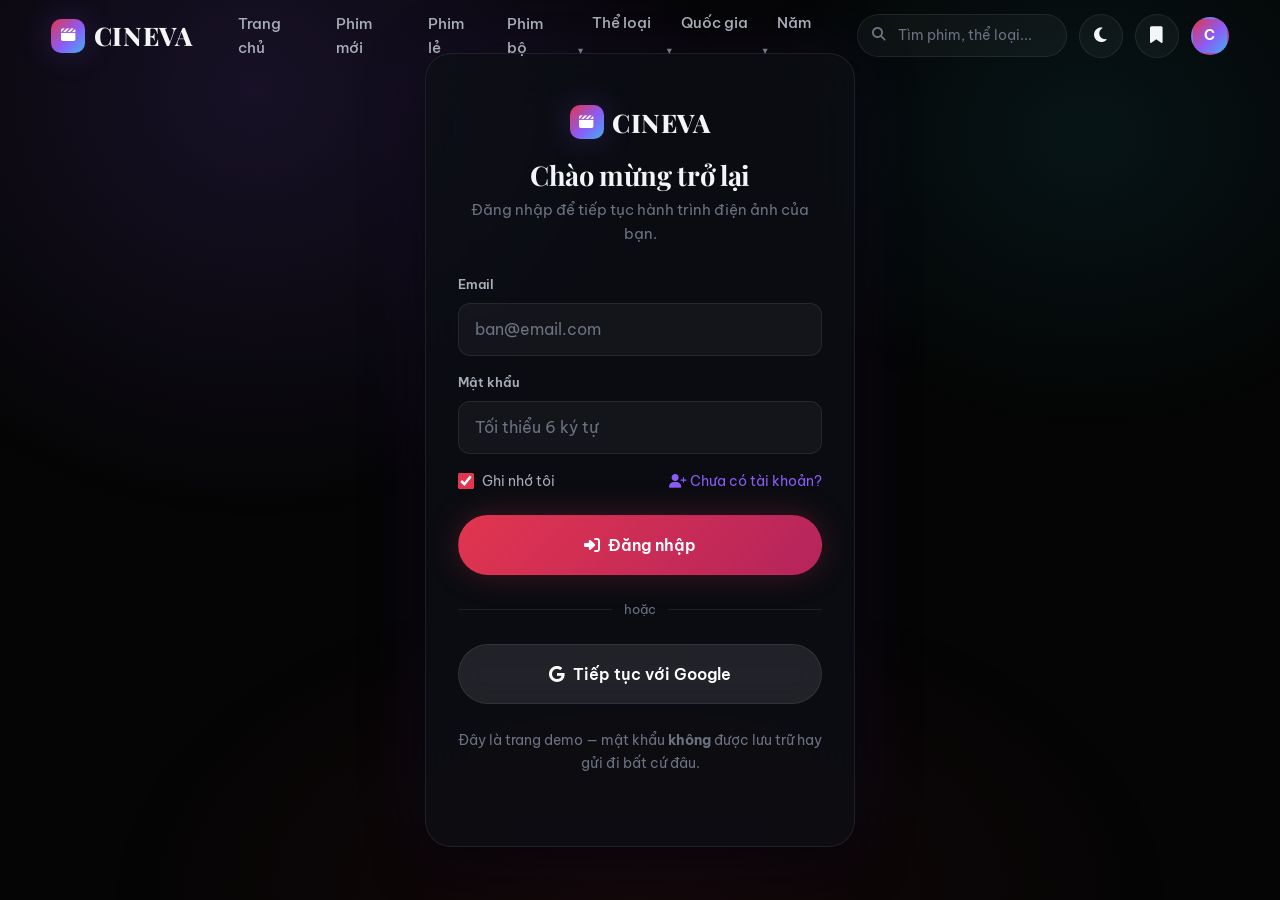
<file: index.html>
<!DOCTYPE html>
<html lang="vi" data-theme="dark">
<head>
  <meta charset="UTF-8">
  <meta name="viewport" content="width=device-width, initial-scale=1.0">
  <title>CINEVA — Xem Phim Online Chất Lượng Cao | Phim Mới, Phim Hay</title>
  <meta name="description" content="CINEVA - Nền tảng xem phim trực tuyến cao cấp. Kho phim lẻ, phim bộ đa dạng thể loại: hành động, viễn tưởng, hoạt hình, lãng mạn. Chất lượng 4K, hoàn toàn miễn phí.">
  <meta name="keywords" content="xem phim online, phim mới, phim hay, phim lẻ, phim bộ, CINEVA">
  <meta property="og:title" content="CINEVA — Xem Phim Online Chất Lượng Cao">
  <meta property="og:description" content="Kho phim lẻ, phim bộ đa dạng thể loại với trải nghiệm điện ảnh cao cấp.">
  <meta property="og:type" content="website">
  <meta property="og:locale" content="vi_VN">
  <link rel="icon" href="data:image/svg+xml,%3Csvg xmlns='http://www.w3.org/2000/svg' viewBox='0 0 64 64'%3E%3Cdefs%3E%3ClinearGradient id='g' x1='0' y1='0' x2='1' y2='1'%3E%3Cstop offset='0' stop-color='%23e2354f'/%3E%3Cstop offset='.5' stop-color='%238b5cf6'/%3E%3Cstop offset='1' stop-color='%2322d3ee'/%3E%3C/linearGradient%3E%3C/defs%3E%3Crect width='64' height='64' rx='14' fill='url(%23g)'/%3E%3Cpath d='M26 20l18 12-18 12z' fill='%23fff'/%3E%3C/svg%3E">
  <link rel="preconnect" href="https://fonts.googleapis.com">
  <link rel="preconnect" href="https://fonts.gstatic.com" crossorigin>
  <link href="https://fonts.googleapis.com/css2?family=Be+Vietnam+Pro:wght@300;400;500;600;700;800&family=Playfair+Display:wght@600;700;800;900&display=swap" rel="stylesheet">
  <link rel="stylesheet" href="https://cdnjs.cloudflare.com/ajax/libs/font-awesome/6.5.2/css/all.min.css">
  <link rel="stylesheet" href="assets/css/main.css">
  <link rel="stylesheet" href="assets/css/animations.css">
  <link rel="stylesheet" href="assets/css/responsive.css">
  <script src="assets/js/theme.js"></script>
</head>
<body data-page="home" class="page-fade">
  <div class="boot-screen" aria-hidden="true">
    <div class="boot-logo">CINEVA</div>
    <div class="boot-bar"><span></span></div>
  </div>

  <header class="site-header"></header>

  <main>
    <section class="hero" id="hero" aria-label="Phim nổi bật">
      <div class="hero-bg"><div class="skeleton sk-hero"></div></div>
    </section>
    <div id="home-sections"></div>
  </main>

  <footer class="site-footer"></footer>

  <script src="assets/js/movies.js"></script>
  <script src="assets/js/watchlist.js"></script>
  <script src="assets/js/history.js"></script>
  <script src="assets/js/app.js"></script>
  <script src="assets/js/search.js"></script>
</body>
</html>
</file>
<file: assets/css/main.css>
/* ============================================================
   CINEVA — Main Stylesheet
   Design System: Cinematic · Premium · Dark · Glassmorphism
   ============================================================ */

/* ---------- 1. Design Tokens ---------- */
:root {
  /* Backgrounds */
  --bg-0: #050505;
  --bg-1: #08090d;
  --bg-2: #0d1017;
  --bg-3: #131722;
  --surface: rgba(255, 255, 255, 0.04);
  --surface-hover: rgba(255, 255, 255, 0.08);
  --glass: rgba(13, 16, 23, 0.72);
  --glass-border: rgba(255, 255, 255, 0.08);

  /* Text */
  --text-1: #f4f5f7;
  --text-2: #a8adb8;
  --text-3: #6b7280;

  /* Accent */
  --crimson: #e2354f;
  --crimson-soft: #ff5c72;
  --purple: #8b5cf6;
  --blue: #3b82f6;
  --cyan: #22d3ee;
  --gold: #f5c518;
  --accent-grad: linear-gradient(135deg, #e2354f 0%, #8b5cf6 55%, #22d3ee 120%);
  --aurora: radial-gradient(60% 80% at 20% 10%, rgba(139, 92, 246, 0.14), transparent 60%),
            radial-gradient(50% 60% at 85% 15%, rgba(34, 211, 238, 0.08), transparent 55%),
            radial-gradient(70% 60% at 50% 100%, rgba(226, 53, 79, 0.07), transparent 60%);

  /* Typography */
  --font-display: "Playfair Display", Georgia, serif;
  --font-body: "Be Vietnam Pro", "Segoe UI", system-ui, sans-serif;

  /* Spacing scale */
  --sp-1: 0.25rem; --sp-2: 0.5rem; --sp-3: 0.75rem; --sp-4: 1rem;
  --sp-5: 1.5rem; --sp-6: 2rem; --sp-7: 3rem; --sp-8: 4rem; --sp-9: 6rem;

  /* Radius */
  --r-sm: 8px; --r-md: 12px; --r-lg: 18px; --r-xl: 26px; --r-full: 999px;

  /* Shadow & Glow */
  --shadow-card: 0 8px 30px rgba(0, 0, 0, 0.45);
  --shadow-lift: 0 18px 50px rgba(0, 0, 0, 0.6);
  --glow-crimson: 0 0 32px rgba(226, 53, 79, 0.25);
  --glow-purple: 0 0 32px rgba(139, 92, 246, 0.22);

  /* Motion */
  --ease: cubic-bezier(0.22, 1, 0.36, 1);
  --dur-1: 0.18s; --dur-2: 0.35s; --dur-3: 0.6s;

  /* Layout */
  --header-h: 72px;
  --container: 1440px;
  --gutter: clamp(1rem, 4vw, 3.5rem);
}

/* Light theme */
[data-theme="light"] {
  --bg-0: #f7f7f9;
  --bg-1: #ffffff;
  --bg-2: #eef0f4;
  --bg-3: #e4e7ee;
  --surface: rgba(0, 0, 0, 0.04);
  --surface-hover: rgba(0, 0, 0, 0.08);
  --glass: rgba(255, 255, 255, 0.82);
  --glass-border: rgba(0, 0, 0, 0.08);
  --text-1: #14161c;
  --text-2: #4b5260;
  --text-3: #8b93a3;
  --shadow-card: 0 8px 30px rgba(20, 22, 28, 0.1);
  --shadow-lift: 0 18px 50px rgba(20, 22, 28, 0.16);
}

/* ---------- 2. Reset & Base ---------- */
*, *::before, *::after { box-sizing: border-box; margin: 0; padding: 0; }

html { scroll-behavior: smooth; -webkit-text-size-adjust: 100%; }

body {
  font-family: var(--font-body);
  background: var(--bg-0);
  color: var(--text-1);
  line-height: 1.6;
  min-height: 100vh;
  overflow-x: hidden;
  transition: background-color var(--dur-3) var(--ease), color var(--dur-3) var(--ease);
}
body::before {
  content: "";
  position: fixed; inset: 0;
  background: var(--aurora);
  pointer-events: none;
  z-index: 0;
}

img, video { max-width: 100%; display: block; }
a { color: inherit; text-decoration: none; }
button { font: inherit; color: inherit; background: none; border: none; cursor: pointer; }
input, select, textarea { font: inherit; color: inherit; }
ul, ol { list-style: none; }

:focus-visible {
  outline: 2px solid var(--cyan);
  outline-offset: 3px;
  border-radius: 4px;
}

::selection { background: rgba(139, 92, 246, 0.4); color: #fff; }

/* Scrollbar */
::-webkit-scrollbar { width: 10px; height: 8px; }
::-webkit-scrollbar-track { background: var(--bg-1); }
::-webkit-scrollbar-thumb { background: #2a2f3d; border-radius: 5px; }
::-webkit-scrollbar-thumb:hover { background: #3b4152; }

.container {
  width: 100%;
  max-width: var(--container);
  margin-inline: auto;
  padding-inline: var(--gutter);
  position: relative;
  z-index: 1;
}

.visually-hidden {
  position: absolute; width: 1px; height: 1px;
  clip-path: inset(50%); overflow: hidden; white-space: nowrap;
}

main { position: relative; z-index: 1; }

/* ---------- 3. Typography ---------- */
h1, h2, h3, h4 { font-weight: 700; line-height: 1.2; letter-spacing: -0.01em; }
.display-title {
  font-family: var(--font-display);
  font-size: clamp(2.2rem, 5.5vw, 4.6rem);
  font-weight: 800;
  letter-spacing: -0.02em;
  line-height: 1.05;
}
.section-title {
  font-size: clamp(1.15rem, 2.2vw, 1.55rem);
  font-weight: 700;
  display: flex; align-items: center; gap: var(--sp-3);
}
.section-title::before {
  content: "";
  width: 4px; height: 1.35em;
  border-radius: 2px;
  background: var(--accent-grad);
  flex-shrink: 0;
}
.text-gradient {
  background: var(--accent-grad);
  -webkit-background-clip: text;
  background-clip: text;
  -webkit-text-fill-color: transparent;
  color: transparent;
}

/* ---------- 4. Buttons ---------- */
.btn {
  --btn-bg: var(--surface);
  display: inline-flex; align-items: center; justify-content: center;
  gap: var(--sp-2);
  padding: 0.8rem 1.7rem;
  border-radius: var(--r-full);
  font-weight: 600;
  font-size: 0.95rem;
  background: var(--btn-bg);
  border: 1px solid var(--glass-border);
  position: relative;
  overflow: hidden;
  transition: transform var(--dur-2) var(--ease), box-shadow var(--dur-2) var(--ease),
              background var(--dur-2) var(--ease), border-color var(--dur-2) var(--ease);
  white-space: nowrap;
  user-select: none;
}
.btn:hover { transform: translateY(-2px); background: var(--surface-hover); }
.btn:active { transform: translateY(0) scale(0.98); }

.btn-primary {
  background: linear-gradient(135deg, #e2354f, #b4245c);
  border-color: transparent;
  color: #fff;
  box-shadow: var(--glow-crimson);
}
.btn-primary:hover {
  background: linear-gradient(135deg, #ff4763, #cb2968);
  box-shadow: 0 0 44px rgba(226, 53, 79, 0.4);
}
.btn-glass {
  background: rgba(255, 255, 255, 0.09);
  backdrop-filter: blur(14px);
  -webkit-backdrop-filter: blur(14px);
  color: #fff;
}
.btn-glass:hover { background: rgba(255, 255, 255, 0.16); }
.btn-icon {
  width: 44px; height: 44px;
  padding: 0;
  border-radius: var(--r-full);
  display: inline-flex; align-items: center; justify-content: center;
  font-size: 1.05rem;
}
.btn-lg { padding: 1rem 2.3rem; font-size: 1.02rem; }

/* Ripple */
.ripple-ink {
  position: absolute;
  border-radius: 50%;
  background: rgba(255, 255, 255, 0.35);
  transform: scale(0);
  animation: ripple 0.55s var(--ease) forwards;
  pointer-events: none;
}

/* ---------- 5. Header ---------- */
.site-header {
  position: fixed;
  top: 0; left: 0; right: 0;
  z-index: 100;
  height: var(--header-h);
  display: flex; align-items: center;
  transition: background var(--dur-2) var(--ease), border-color var(--dur-2) var(--ease),
              backdrop-filter var(--dur-2) var(--ease);
  border-bottom: 1px solid transparent;
}
.site-header.scrolled {
  background: var(--glass);
  backdrop-filter: blur(20px) saturate(1.4);
  -webkit-backdrop-filter: blur(20px) saturate(1.4);
  border-bottom-color: var(--glass-border);
}
.header-inner {
  display: flex; align-items: center; gap: var(--sp-6);
  width: 100%;
}
.logo {
  font-family: var(--font-display);
  font-size: 1.6rem;
  font-weight: 800;
  letter-spacing: 0.02em;
  display: flex; align-items: center; gap: 0.55rem;
  flex-shrink: 0;
}
.logo-mark {
  width: 34px; height: 34px;
  border-radius: 10px;
  background: var(--accent-grad);
  display: inline-flex; align-items: center; justify-content: center;
  color: #fff; font-size: 0.9rem;
  box-shadow: var(--glow-purple);
}
.main-nav { display: flex; align-items: center; gap: 0.25rem; }
.main-nav a {
  padding: 0.5rem 0.9rem;
  border-radius: var(--r-full);
  font-size: 0.92rem;
  font-weight: 500;
  color: var(--text-2);
  transition: color var(--dur-1) ease, background var(--dur-1) ease;
}
.main-nav a:hover { color: var(--text-1); background: var(--surface); }
.main-nav a.active { color: var(--text-1); background: var(--surface-hover); }

/* Dropdown nav */
.nav-drop { position: relative; }
.nav-drop > a::after { content: " ▾"; font-size: 0.7em; opacity: 0.7; }
.nav-drop-menu {
  position: absolute; top: calc(100% + 10px); left: 0;
  min-width: 220px;
  background: var(--glass);
  backdrop-filter: blur(24px);
  -webkit-backdrop-filter: blur(24px);
  border: 1px solid var(--glass-border);
  border-radius: var(--r-lg);
  padding: var(--sp-2);
  display: grid; grid-template-columns: 1fr 1fr; gap: 2px;
  opacity: 0; visibility: hidden; transform: translateY(8px);
  transition: all var(--dur-2) var(--ease);
  box-shadow: var(--shadow-lift);
}
.nav-drop:hover .nav-drop-menu,
.nav-drop:focus-within .nav-drop-menu { opacity: 1; visibility: visible; transform: translateY(0); }
.nav-drop-menu a { display: block; padding: 0.5rem 0.8rem; border-radius: var(--r-sm); font-size: 0.88rem; }

.header-actions { display: flex; align-items: center; gap: var(--sp-3); margin-left: auto; }

/* Header search */
.header-search { position: relative; }
.header-search input {
  width: 210px;
  padding: 0.55rem 1rem 0.55rem 2.5rem;
  border-radius: var(--r-full);
  border: 1px solid var(--glass-border);
  background: var(--surface);
  color: var(--text-1);
  font-size: 0.9rem;
  transition: width var(--dur-2) var(--ease), background var(--dur-2), border-color var(--dur-2);
}
.header-search input:focus { width: 300px; outline: none; border-color: var(--purple); background: var(--bg-2); }
.header-search input::placeholder { color: var(--text-3); }
.header-search .search-ico {
  position: absolute; left: 0.95rem; top: 50%; transform: translateY(-50%);
  color: var(--text-3); pointer-events: none; font-size: 0.85rem;
}

/* Search suggestion dropdown */
.search-suggest {
  position: absolute; top: calc(100% + 10px); right: 0;
  width: min(420px, 92vw);
  max-height: 420px; overflow-y: auto;
  background: var(--glass);
  backdrop-filter: blur(24px);
  -webkit-backdrop-filter: blur(24px);
  border: 1px solid var(--glass-border);
  border-radius: var(--r-lg);
  box-shadow: var(--shadow-lift);
  padding: var(--sp-2);
  display: none;
  z-index: 110;
}
.search-suggest.open { display: block; animation: fadeSlideUp var(--dur-2) var(--ease); }
.suggest-item {
  display: flex; gap: var(--sp-3); align-items: center;
  padding: var(--sp-2);
  border-radius: var(--r-md);
  transition: background var(--dur-1);
}
.suggest-item:hover, .suggest-item:focus { background: var(--surface-hover); }
.suggest-item img { width: 46px; height: 66px; object-fit: cover; border-radius: 6px; flex-shrink: 0; }
.suggest-item .s-title { font-weight: 600; font-size: 0.92rem; }
.suggest-item .s-meta { font-size: 0.78rem; color: var(--text-3); }
.suggest-empty { padding: var(--sp-5); text-align: center; color: var(--text-3); font-size: 0.9rem; }

.avatar-btn {
  width: 38px; height: 38px;
  border-radius: var(--r-full);
  background: var(--accent-grad);
  display: inline-flex; align-items: center; justify-content: center;
  font-weight: 700; font-size: 0.85rem; color: #fff;
  border: 2px solid transparent;
  transition: box-shadow var(--dur-2), transform var(--dur-2);
  flex-shrink: 0;
}
.avatar-btn:hover { box-shadow: var(--glow-purple); transform: scale(1.06); }

.hamburger { display: none; }

/* Mobile drawer */
.mobile-drawer {
  position: fixed; inset: 0; z-index: 200;
  visibility: hidden;
}
.mobile-drawer.open { visibility: visible; }
.drawer-backdrop {
  position: absolute; inset: 0;
  background: rgba(0, 0, 0, 0.6);
  backdrop-filter: blur(4px);
  opacity: 0;
  transition: opacity var(--dur-2);
}
.mobile-drawer.open .drawer-backdrop { opacity: 1; }
.drawer-panel {
  position: absolute; top: 0; right: 0; bottom: 0;
  width: min(320px, 85vw);
  background: var(--bg-1);
  border-left: 1px solid var(--glass-border);
  padding: var(--sp-6) var(--sp-5);
  transform: translateX(100%);
  transition: transform var(--dur-2) var(--ease);
  overflow-y: auto;
}
.mobile-drawer.open .drawer-panel { transform: translateX(0); }
.drawer-panel nav a {
  display: flex; align-items: center; gap: var(--sp-3);
  padding: 0.85rem 1rem;
  border-radius: var(--r-md);
  font-weight: 500;
  color: var(--text-2);
  transition: background var(--dur-1), color var(--dur-1);
}
.drawer-panel nav a:hover, .drawer-panel nav a.active { background: var(--surface-hover); color: var(--text-1); }
.drawer-close { position: absolute; top: 1rem; right: 1rem; }

/* ---------- 6. Hero ---------- */
.hero {
  position: relative;
  min-height: clamp(560px, 92vh, 860px);
  display: flex; align-items: flex-end;
  overflow: hidden;
  isolation: isolate;
  perspective: 1200px;
}
.hero-bg {
  position: absolute; inset: 0; z-index: -2;
  transform-style: preserve-3d;
}
.hero-bg img {
  width: 100%; height: 100%;
  object-fit: cover;
  transform: scale(1.08);
  animation: heroKenBurns 14s var(--ease) infinite alternate;
  will-change: transform;
}
.hero-slide { position: absolute; inset: 0; opacity: 0; transition: opacity 0.9s var(--ease); }
.hero-slide.active { opacity: 1; }
.hero::after {
  content: "";
  position: absolute; inset: 0; z-index: -1;
  background:
    linear-gradient(to top, var(--bg-0) 4%, rgba(5, 5, 5, 0.55) 42%, rgba(5, 5, 5, 0.15) 75%),
    linear-gradient(to right, rgba(5, 5, 5, 0.88) 0%, rgba(5, 5, 5, 0.42) 45%, transparent 75%);
}
.hero-content {
  padding-bottom: clamp(3rem, 8vh, 6rem);
  padding-top: calc(var(--header-h) + 2rem);
  max-width: 640px;
}
.hero-eyebrow {
  display: inline-flex; align-items: center; gap: var(--sp-2);
  font-size: 0.78rem;
  font-weight: 700;
  letter-spacing: 0.22em;
  text-transform: uppercase;
  color: var(--crimson-soft);
  margin-bottom: var(--sp-4);
}
.hero-eyebrow::before { content: ""; width: 28px; height: 2px; background: var(--crimson); border-radius: 2px; }
.hero-meta {
  display: flex; flex-wrap: wrap; align-items: center; gap: var(--sp-3);
  margin: var(--sp-4) 0;
  font-size: 0.92rem;
  color: var(--text-2);
}
.hero-meta .dot { width: 4px; height: 4px; border-radius: 50%; background: var(--text-3); }
.rating-badge {
  display: inline-flex; align-items: center; gap: 0.35rem;
  padding: 0.2rem 0.65rem;
  border-radius: var(--r-full);
  background: rgba(245, 197, 24, 0.12);
  color: var(--gold);
  font-weight: 700;
  font-size: 0.86rem;
  border: 1px solid rgba(245, 197, 24, 0.25);
}
.hero-desc {
  color: var(--text-2);
  font-size: 1.02rem;
  max-width: 560px;
  display: -webkit-box;
  -webkit-line-clamp: 3;
  -webkit-box-orient: vertical;
  overflow: hidden;
  margin-bottom: var(--sp-6);
}
.hero-actions { display: flex; flex-wrap: wrap; gap: var(--sp-3); }
.hero-genres { display: flex; flex-wrap: wrap; gap: var(--sp-2); margin-top: var(--sp-2); }
.genre-chip {
  padding: 0.28rem 0.85rem;
  border-radius: var(--r-full);
  font-size: 0.8rem;
  font-weight: 500;
  background: rgba(255, 255, 255, 0.07);
  border: 1px solid var(--glass-border);
  color: var(--text-2);
  transition: all var(--dur-1);
  cursor: pointer;
  position: relative;
  z-index: 1;
}
.genre-chip:hover { background: var(--surface-hover); color: var(--text-1); border-color: var(--purple); }
.genre-chip.active {
  background: linear-gradient(135deg, rgba(226, 53, 79, 0.25), rgba(139, 92, 246, 0.25));
  color: #fff;
  border-color: var(--crimson);
  box-shadow: var(--glow-crimson);
}

/* Hero indicators */
.hero-dots {
  position: absolute;
  right: var(--gutter); bottom: 3rem;
  display: flex; flex-direction: column; gap: 12px;
  z-index: 2;
}
.hero-dots button {
  width: 4px; height: 26px;
  border-radius: 2px;
  background: rgba(255, 255, 255, 0.25);
  transition: all var(--dur-2) var(--ease);
  position: relative;
  overflow: hidden;
}
.hero-dots button::after {
  content: ""; position: absolute; left: 0; top: 0; bottom: 0;
  width: 100%; background: var(--crimson);
  transform: scaleY(0); transform-origin: top;
  transition: transform 0.3s var(--ease);
}
.hero-dots button.active {
  background: rgba(226, 53, 79, 0.18);
  height: 60px;
  box-shadow: var(--glow-crimson);
}
.hero-dots button.active::after {
  animation: heroProgress 7s linear forwards;
  transform: scaleY(0);
}
@keyframes heroProgress {
  from { transform: scaleY(0); }
  to { transform: scaleY(1); }
}
.hero-counter {
  position: absolute; right: var(--gutter); top: 50%;
  transform: translateY(-50%);
  z-index: 2;
  font-family: var(--font-display);
  font-size: clamp(3rem, 9vw, 6rem);
  font-weight: 800;
  color: rgba(255, 255, 255, 0.08);
  letter-spacing: -0.04em;
  pointer-events: none;
  line-height: 1;
  user-select: none;
  transition: opacity var(--dur-2) var(--ease);
}
.hero-counter small {
  display: block; font-size: 0.32em;
  letter-spacing: 0.18em;
  color: rgba(255, 255, 255, 0.18);
  margin-top: 0.6em;
  font-family: var(--font-body);
  font-weight: 600;
}

/* ---------- 7. Sections & Rails ---------- */
.section { padding-block: clamp(1.6rem, 3.5vw, 2.6rem); position: relative; z-index: 1; }
.section-head {
  display: flex; align-items: center; justify-content: space-between;
  gap: var(--sp-4);
  margin-bottom: var(--sp-5);
}
.section-link {
  font-size: 0.88rem; font-weight: 600;
  color: var(--text-3);
  display: inline-flex; align-items: center; gap: 6px;
  transition: color var(--dur-1), gap var(--dur-2) var(--ease);
}
.section-link:hover { color: var(--cyan); gap: 10px; }

.rail-wrap { position: relative; }
.rail {
  display: flex; gap: var(--sp-4);
  overflow-x: auto;
  scroll-snap-type: x mandatory;
  scroll-behavior: smooth;
  padding: 6px 4px 20px;
  scrollbar-width: none;
  -ms-overflow-style: none;
}
.rail::-webkit-scrollbar { display: none; }
.rail > * { scroll-snap-align: start; flex-shrink: 0; }

.rail-arrow {
  position: absolute; top: 40%;
  transform: translateY(-50%);
  z-index: 5;
  width: 44px; height: 44px;
  border-radius: var(--r-full);
  background: var(--glass);
  backdrop-filter: blur(16px);
  -webkit-backdrop-filter: blur(16px);
  border: 1px solid var(--glass-border);
  color: var(--text-1);
  display: flex; align-items: center; justify-content: center;
  opacity: 0;
  transition: opacity var(--dur-2), transform var(--dur-2) var(--ease), background var(--dur-1);
  box-shadow: var(--shadow-card);
}
.rail-wrap:hover .rail-arrow { opacity: 1; }
.rail-arrow:hover { background: var(--surface-hover); transform: translateY(-50%) scale(1.08); }
.rail-arrow.prev { left: -12px; }
.rail-arrow.next { right: -12px; }
.rail-arrow[disabled] { opacity: 0 !important; pointer-events: none; }

/* ---------- 8. Movie Card ---------- */
.movie-card {
  width: clamp(158px, 16vw, 218px);
  position: relative;
  border-radius: var(--r-lg);
  cursor: pointer;
  transition: transform var(--dur-2) var(--ease);
  transform-style: preserve-3d;
  will-change: transform;
  --card-glow: rgba(139, 92, 246, 0.4);
  --card-glow-2: rgba(226, 53, 79, 0.3);
}
.movie-card[data-genre="Action"]      { --card-glow: rgba(226, 53, 79, 0.5); --card-glow-2: rgba(245, 197, 24, 0.3); }
.movie-card[data-genre="Romance"]     { --card-glow: rgba(244, 114, 182, 0.45); --card-glow-2: rgba(139, 92, 246, 0.3); }
.movie-card[data-genre="Sci-Fi"]      { --card-glow: rgba(34, 211, 238, 0.5); --card-glow-2: rgba(139, 92, 246, 0.3); }
.movie-card[data-genre="Animation"]   { --card-glow: rgba(34, 197, 94, 0.45); --card-glow-2: rgba(251, 191, 36, 0.3); }
.movie-card[data-genre="Drama"]       { --card-glow: rgba(168, 85, 247, 0.5); --card-glow-2: rgba(34, 211, 238, 0.3); }
.movie-card[data-genre="Thriller"]    { --card-glow: rgba(220, 38, 38, 0.5); --card-glow-2: rgba(31, 41, 55, 0.4); }
.movie-card[data-genre="Horror"]      { --card-glow: rgba(127, 29, 29, 0.6); --card-glow-2: rgba(75, 85, 99, 0.4); }
.movie-card[data-genre="Comedy"]      { --card-glow: rgba(250, 204, 21, 0.5); --card-glow-2: rgba(34, 197, 94, 0.3); }
.movie-card[data-genre="Adventure"]   { --card-glow: rgba(245, 158, 11, 0.5); --card-glow-2: rgba(34, 211, 238, 0.3); }
.movie-card[data-genre="Mystery"]     { --card-glow: rgba(99, 102, 241, 0.5); --card-glow-2: rgba(168, 85, 247, 0.3); }
.movie-card:hover { transform: translateY(-8px); }
.movie-card::before {
  content: "";
  position: absolute; inset: -1px;
  border-radius: var(--r-lg);
  padding: 1.5px;
  background: linear-gradient(135deg, var(--card-glow), transparent 40%, var(--card-glow-2));
  -webkit-mask: linear-gradient(#000 0 0) content-box, linear-gradient(#000 0 0);
  -webkit-mask-composite: xor;
  mask-composite: exclude;
  opacity: 0;
  transition: opacity var(--dur-2) var(--ease);
  pointer-events: none;
}
.movie-card:hover::before { opacity: 1; }
.card-poster {
  position: relative;
  aspect-ratio: 2 / 3;
  border-radius: var(--r-lg);
  overflow: hidden;
  background: var(--bg-3);
  box-shadow: var(--shadow-card);
  transition: box-shadow var(--dur-2) var(--ease);
}
.movie-card:hover .card-poster {
  box-shadow:
    var(--shadow-lift),
    0 0 0 1px var(--card-glow),
    0 0 30px var(--card-glow-2);
}
.card-poster img {
  width: 100%; height: 100%;
  object-fit: cover;
  transition: transform 0.7s var(--ease), filter 0.5s var(--ease);
}
.movie-card:hover .card-poster img { transform: scale(1.09); }
/* Shine sweep khi hover */
.card-poster::after {
  content: "";
  position: absolute; inset: 0;
  background: linear-gradient(
    115deg,
    transparent 30%,
    rgba(255, 255, 255, 0.18) 45%,
    rgba(255, 255, 255, 0.32) 50%,
    rgba(255, 255, 255, 0.18) 55%,
    transparent 70%
  );
  transform: translateX(-110%);
  transition: transform 0.9s var(--ease);
  pointer-events: none;
  z-index: 4;
  mix-blend-mode: screen;
}
.movie-card:hover .card-poster::after { transform: translateX(110%); }

.card-badges {
  position: absolute; top: 10px; left: 10px; right: 10px;
  display: flex; justify-content: space-between;
  z-index: 2;
  pointer-events: none;
}
.badge {
  padding: 0.18rem 0.55rem;
  border-radius: 6px;
  font-size: 0.68rem;
  font-weight: 800;
  letter-spacing: 0.06em;
  backdrop-filter: blur(8px);
}
.badge-quality { background: rgba(255, 255, 255, 0.14); color: #fff; border: 1px solid rgba(255,255,255,0.2); }
.badge-new { background: linear-gradient(135deg, #e2354f, #b4245c); color: #fff; box-shadow: var(--glow-crimson); }
.badge-type { background: rgba(34, 211, 238, 0.16); color: var(--cyan); border: 1px solid rgba(34,211,238,0.3); }

.card-overlay {
  position: absolute; inset: 0;
  background: linear-gradient(to top, rgba(5, 5, 5, 0.92) 0%, rgba(5, 5, 5, 0.35) 55%, transparent 100%);
  opacity: 0;
  transition: opacity var(--dur-2) var(--ease);
  display: flex; flex-direction: column; justify-content: flex-end;
  padding: var(--sp-4);
  gap: var(--sp-3);
}
.movie-card:hover .card-overlay, .movie-card:focus-within .card-overlay { opacity: 1; }
.overlay-actions { display: flex; gap: var(--sp-2); }
.overlay-actions .btn-icon {
  width: 40px; height: 40px;
  background: rgba(255, 255, 255, 0.12);
  backdrop-filter: blur(10px);
  border: 1px solid rgba(255, 255, 255, 0.18);
  color: #fff;
  transform: translateY(12px);
  opacity: 0;
  transition: all var(--dur-2) var(--ease);
}
.movie-card:hover .overlay-actions .btn-icon,
.movie-card:focus-within .overlay-actions .btn-icon { transform: translateY(0); opacity: 1; }
.overlay-actions .btn-icon:nth-child(2) { transition-delay: 0.05s; }
.overlay-actions .btn-icon:nth-child(3) { transition-delay: 0.1s; }
.overlay-actions .btn-icon:hover { background: var(--crimson); border-color: var(--crimson); }
.overlay-actions .btn-icon.in-list { background: var(--purple); border-color: var(--purple); }
.overlay-genres { font-size: 0.75rem; color: var(--text-2); }

.card-info { padding: var(--sp-3) var(--sp-1) 0; }
.card-title {
  font-size: 0.95rem;
  font-weight: 600;
  white-space: nowrap; overflow: hidden; text-overflow: ellipsis;
  transition: color var(--dur-1);
}
.movie-card:hover .card-title { color: var(--crimson-soft); }
.card-meta {
  display: flex; align-items: center; gap: var(--sp-2);
  font-size: 0.8rem;
  color: var(--text-3);
  margin-top: 2px;
}
.card-meta .star { color: var(--gold); }

/* Progress bar (continue watching) */
.card-progress {
  position: absolute; left: 0; right: 0; bottom: 0;
  height: 4px;
  background: rgba(255, 255, 255, 0.15);
  z-index: 3;
}
.card-progress span {
  display: block; height: 100%;
  background: var(--accent-grad);
  border-radius: 0 2px 2px 0;
}

/* ---------- 9. Grid layout (browse / watchlist) ---------- */
.movie-grid {
  display: grid;
  grid-template-columns: repeat(auto-fill, minmax(168px, 1fr));
  gap: var(--sp-6) var(--sp-4);
}
.movie-grid .movie-card { width: 100%; }

/* ---------- 10. Filters ---------- */
.filter-bar {
  background: var(--glass);
  backdrop-filter: blur(20px) saturate(1.4);
  -webkit-backdrop-filter: blur(20px) saturate(1.4);
  border: 1px solid var(--glass-border);
  border-radius: var(--r-xl);
  padding: var(--sp-5);
  margin-bottom: var(--sp-6);
  box-shadow: var(--shadow-card);
  position: relative;
  overflow: hidden;
}
.filter-bar::before {
  content: "";
  position: absolute; inset: 0;
  background: linear-gradient(120deg,
    transparent 30%,
    rgba(139, 92, 246, 0.06) 50%,
    transparent 70%);
  animation: filterShine 8s ease-in-out infinite;
  pointer-events: none;
}
@keyframes filterShine {
  0%, 100% { transform: translateX(-100%); }
  50% { transform: translateX(100%); }
}
.filter-bar > * { position: relative; z-index: 1; }
.filter-row { display: flex; flex-wrap: wrap; gap: var(--sp-4); align-items: flex-end; }
.filter-group { display: flex; flex-direction: column; gap: var(--sp-2); min-width: 150px; flex: 1; }
.filter-group label {
  font-size: 0.78rem; font-weight: 700;
  letter-spacing: 0.08em; text-transform: uppercase;
  color: var(--text-3);
  display: inline-flex; align-items: center; gap: 6px;
  transition: color var(--dur-1);
}
.filter-group:focus-within label { color: var(--cyan); }
.filter-group label::before {
  content: "";
  width: 6px; height: 6px; border-radius: 50%;
  background: var(--text-3);
  transition: background var(--dur-2), box-shadow var(--dur-2);
}
.filter-group:focus-within label::before {
  background: var(--cyan);
  box-shadow: 0 0 8px var(--cyan);
}
.filter-group select, .filter-group input {
  padding: 0.7rem 0.9rem;
  border-radius: var(--r-md);
  background: var(--surface);
  border: 1px solid var(--glass-border);
  color: var(--text-1);
  transition: border-color var(--dur-2), background var(--dur-2), box-shadow var(--dur-2);
  appearance: none;
  background-image: url("data:image/svg+xml,%3Csvg xmlns='http://www.w3.org/2000/svg' width='10' height='6'%3E%3Cpath d='M1 1l4 4 4-4' stroke='%23a8adb8' fill='none' stroke-width='1.5'/%3E%3C/svg%3E");
  background-repeat: no-repeat;
  background-position: right 0.9rem center;
  cursor: pointer;
}
.filter-group select:hover, .filter-group input:hover { background: var(--surface-hover); }
.filter-group select:focus, .filter-group input:focus {
  outline: none;
  border-color: var(--cyan);
  box-shadow: 0 0 0 3px rgba(34, 211, 238, 0.15);
}
.filter-group option { background: var(--bg-2); color: var(--text-1); }
.filter-actions { display: flex; gap: var(--sp-3); }
.filter-actions .btn { transition: transform var(--dur-2) var(--ease), box-shadow var(--dur-2) var(--ease); }
.filter-actions .btn-primary:hover { transform: translateY(-2px) scale(1.04); }
.result-count {
  color: var(--text-3); font-size: 0.9rem;
  margin-bottom: var(--sp-4);
  display: inline-flex; align-items: center; gap: 6px;
  padding: 0.4rem 0.9rem;
  background: var(--surface);
  border-radius: var(--r-full);
  border: 1px solid var(--glass-border);
}
.result-count strong { color: var(--crimson-soft); font-weight: 700; }

/* Browse grid - card scale in */
.movie-grid { position: relative; }
.movie-grid::after {
  content: "";
  position: absolute; inset: 0;
  pointer-events: none;
}
.movie-grid .movie-card {
  animation: cardIn 0.6s var(--ease) backwards;
}
@keyframes cardIn {
  from { opacity: 0; transform: translateY(30px) scale(0.92); }
  to { opacity: 1; transform: translateY(0) scale(1); }
}
.movie-grid .movie-card:nth-child(1)  { animation-delay: 0.00s; }
.movie-grid .movie-card:nth-child(2)  { animation-delay: 0.04s; }
.movie-grid .movie-card:nth-child(3)  { animation-delay: 0.08s; }
.movie-grid .movie-card:nth-child(4)  { animation-delay: 0.12s; }
.movie-grid .movie-card:nth-child(5)  { animation-delay: 0.16s; }
.movie-grid .movie-card:nth-child(6)  { animation-delay: 0.20s; }
.movie-grid .movie-card:nth-child(7)  { animation-delay: 0.24s; }
.movie-grid .movie-card:nth-child(8)  { animation-delay: 0.28s; }
.movie-grid .movie-card:nth-child(9)  { animation-delay: 0.32s; }
.movie-grid .movie-card:nth-child(10) { animation-delay: 0.36s; }
.movie-grid .movie-card:nth-child(n+11) { animation-delay: 0.40s; }

/* ---------- 11. Detail page ---------- */
.detail-hero {
  position: relative;
  min-height: 78vh;
  display: flex; align-items: flex-end;
  isolation: isolate;
  overflow: hidden;
}
.detail-hero .hero-bg img { animation: none; transform: scale(1.02); }
.detail-hero::after {
  content: "";
  position: absolute; inset: 0; z-index: -1;
  background:
    linear-gradient(to top, var(--bg-0) 8%, rgba(5,5,5,0.6) 45%, rgba(5,5,5,0.2) 80%),
    linear-gradient(to right, rgba(5,5,5,0.85), rgba(5,5,5,0.3) 55%, transparent);
}
.detail-layout {
  display: flex; gap: var(--sp-7);
  align-items: flex-end;
  padding-block: var(--sp-7);
  padding-top: calc(var(--header-h) + 3rem);
}
.detail-poster {
  width: clamp(200px, 22vw, 300px);
  border-radius: var(--r-xl);
  overflow: hidden;
  box-shadow: var(--shadow-lift), 0 0 60px rgba(139, 92, 246, 0.15);
  flex-shrink: 0;
  border: 1px solid var(--glass-border);
}
.detail-poster img { aspect-ratio: 2/3; object-fit: cover; width: 100%; }
.detail-info { flex: 1; min-width: 0; }
.detail-sub { color: var(--text-3); font-size: 1.05rem; margin-top: var(--sp-2); font-style: italic; }
.detail-body { padding-block: var(--sp-7); display: grid; grid-template-columns: 1fr 340px; gap: var(--sp-7); }
.info-list { display: grid; gap: var(--sp-3); }
.info-list .row { display: grid; grid-template-columns: 110px 1fr; gap: var(--sp-3); font-size: 0.94rem; }
.info-list .row dt { color: var(--text-3); font-weight: 600; }
.info-list .row dd { color: var(--text-2); }
.detail-desc { color: var(--text-2); font-size: 1.02rem; line-height: 1.8; }
.side-card {
  background: var(--surface);
  border: 1px solid var(--glass-border);
  border-radius: var(--r-xl);
  padding: var(--sp-5);
}

/* Cast chips */
.cast-list { display: flex; flex-wrap: wrap; gap: var(--sp-2); }
.cast-chip {
  display: inline-flex; align-items: center; gap: var(--sp-2);
  padding: 0.35rem 0.9rem 0.35rem 0.4rem;
  border-radius: var(--r-full);
  background: var(--surface);
  border: 1px solid var(--glass-border);
  font-size: 0.85rem;
  color: var(--text-2);
}
.cast-chip .ava {
  width: 26px; height: 26px; border-radius: 50%;
  background: var(--accent-grad);
  display: inline-flex; align-items: center; justify-content: center;
  font-size: 0.65rem; font-weight: 700; color: #fff;
}

/* ---------- 12. Player ---------- */
.watch-layout { padding-top: calc(var(--header-h) + 1.5rem); padding-bottom: var(--sp-8); }
.player-shell {
  position: relative;
  border-radius: var(--r-xl);
  overflow: hidden;
  background: #000;
  box-shadow: var(--shadow-lift), 0 0 80px rgba(139, 92, 246, 0.12);
  aspect-ratio: 16 / 9;
  max-height: 78vh;
  margin-inline: auto;
}
.watch-layout.theater .player-shell {
  border-radius: 0;
  max-width: none;
  width: 100vw;
  margin-left: calc(50% - 50vw);
}
.player-shell video { width: 100%; height: 100%; object-fit: contain; background: #000; }

.player-ui {
  position: absolute; inset: 0;
  display: flex; flex-direction: column; justify-content: space-between;
  background: linear-gradient(to bottom, rgba(0,0,0,0.55), transparent 22%, transparent 72%, rgba(0,0,0,0.75));
  opacity: 1;
  transition: opacity var(--dur-2);
}
.player-shell.hide-ui .player-ui { opacity: 0; pointer-events: none; cursor: none; }
.player-top { padding: var(--sp-4) var(--sp-5); display: flex; align-items: center; gap: var(--sp-3); color: #fff; }
.player-top h1 { font-size: 1.05rem; font-weight: 600; }
.player-top .ep-label { color: rgba(255,255,255,0.6); font-size: 0.85rem; }

.player-center {
  position: absolute; inset: 0;
  display: flex; align-items: center; justify-content: center;
  pointer-events: none;
}
.big-play {
  width: 84px; height: 84px;
  border-radius: 50%;
  background: rgba(255, 255, 255, 0.12);
  backdrop-filter: blur(14px);
  border: 1px solid rgba(255, 255, 255, 0.25);
  color: #fff;
  font-size: 1.7rem;
  display: flex; align-items: center; justify-content: center;
  pointer-events: auto;
  transition: transform var(--dur-2) var(--ease), background var(--dur-1);
  box-shadow: 0 0 60px rgba(0,0,0,0.4);
}
.big-play:hover { transform: scale(1.1); background: rgba(226, 53, 79, 0.85); }
.player-shell.playing .big-play { opacity: 0; pointer-events: none; }

.player-bottom { padding: 0 var(--sp-5) var(--sp-4); color: #fff; }
.seek-row { display: flex; align-items: center; gap: var(--sp-3); margin-bottom: var(--sp-2); }
.time-label { font-size: 0.78rem; font-variant-numeric: tabular-nums; color: rgba(255,255,255,0.75); min-width: 44px; }

.seek-bar {
  --seek-fill: 0%;
  --buffer-fill: 0%;
  flex: 1;
  height: 18px;
  display: flex; align-items: center;
  cursor: pointer;
  position: relative;
}
.seek-track {
  width: 100%; height: 4px;
  border-radius: 2px;
  background: rgba(255, 255, 255, 0.2);
  position: relative;
  overflow: visible;
  transition: height var(--dur-1);
}
.seek-bar:hover .seek-track { height: 7px; }
.seek-buffer { position: absolute; inset: 0; width: var(--buffer-fill); background: rgba(255,255,255,0.3); border-radius: 2px; }
.seek-fill {
  position: absolute; inset: 0;
  width: var(--seek-fill);
  background: var(--accent-grad);
  border-radius: 2px;
}
.seek-thumb {
  position: absolute; top: 50%;
  left: var(--seek-fill);
  width: 14px; height: 14px;
  border-radius: 50%;
  background: #fff;
  transform: translate(-50%, -50%) scale(0);
  transition: transform var(--dur-1);
  box-shadow: 0 0 12px rgba(226, 53, 79, 0.7);
}
.seek-bar:hover .seek-thumb { transform: translate(-50%, -50%) scale(1); }

.controls-row { display: flex; align-items: center; gap: var(--sp-2); }
.pc-btn {
  width: 42px; height: 42px;
  border-radius: var(--r-md);
  display: inline-flex; align-items: center; justify-content: center;
  color: rgba(255, 255, 255, 0.85);
  font-size: 1.05rem;
  transition: background var(--dur-1), color var(--dur-1), transform var(--dur-1);
}
.pc-btn:hover { background: rgba(255, 255, 255, 0.12); color: #fff; transform: scale(1.05); }
.pc-btn.active { color: var(--cyan); }
.controls-spacer { flex: 1; }

.volume-wrap { display: flex; align-items: center; gap: var(--sp-1); }
.volume-slider {
  width: 0; overflow: hidden;
  transition: width var(--dur-2) var(--ease);
  display: flex; align-items: center;
}
.volume-wrap:hover .volume-slider, .volume-slider:focus-within { width: 84px; }
.volume-slider input[type="range"] {
  width: 76px;
  accent-color: var(--crimson);
  cursor: pointer;
}

/* Settings popover */
.player-pop {
  position: absolute; bottom: 64px; right: var(--sp-5);
  min-width: 190px;
  background: rgba(13, 16, 23, 0.92);
  backdrop-filter: blur(20px);
  border: 1px solid var(--glass-border);
  border-radius: var(--r-lg);
  padding: var(--sp-2);
  display: none;
  z-index: 10;
  box-shadow: var(--shadow-lift);
}
.player-pop.open { display: block; animation: fadeSlideUp var(--dur-2) var(--ease); }
.pop-title { font-size: 0.72rem; letter-spacing: 0.1em; text-transform: uppercase; color: var(--text-3); padding: var(--sp-2) var(--sp-3); }
.pop-item {
  display: flex; justify-content: space-between; align-items: center;
  width: 100%;
  padding: 0.55rem 0.85rem;
  border-radius: var(--r-sm);
  font-size: 0.88rem;
  color: rgba(255,255,255,0.85);
  transition: background var(--dur-1);
  text-align: left;
}
.pop-item:hover { background: rgba(255, 255, 255, 0.08); }
.pop-item.active { color: var(--cyan); }
.pop-item.active::after { content: "✓"; }

/* Video error overlay — hiển thị khi tất cả nguồn lỗi */
.video-error {
  position: absolute; inset: 0;
  z-index: 20;
  display: none;
  flex-direction: column;
  align-items: center; justify-content: center;
  gap: var(--sp-4);
  padding: var(--sp-6);
  text-align: center;
  background: linear-gradient(135deg, rgba(5,5,5,0.92), rgba(13,16,23,0.95));
  backdrop-filter: blur(20px);
  -webkit-backdrop-filter: blur(20px);
  color: #fff;
  animation: fadeSlideUp var(--dur-2) var(--ease);
}
.video-error[style*="display: flex"] { display: flex !important; }
.video-error i {
  font-size: 3rem;
  color: var(--crimson-soft);
  filter: drop-shadow(0 0 18px rgba(226, 53, 79, 0.5));
}
.video-error h3 {
  font-family: var(--font-display);
  font-size: clamp(1.2rem, 3vw, 1.8rem);
  font-weight: 700;
  margin: 0;
}
.video-error p {
  max-width: 480px;
  color: rgba(255, 255, 255, 0.75);
  font-size: 0.95rem;
  line-height: 1.6;
  margin: 0;
}
.video-error .video-error-actions {
  display: flex; flex-wrap: wrap; gap: var(--sp-3); justify-content: center;
  margin-top: var(--sp-2);
}
@media (max-width: 600px) {
  .video-error i { font-size: 2.2rem; }
  .video-error { padding: var(--sp-5); }
}

/* Episode panel */
.episode-panel { margin-top: var(--sp-6); }
.season-tabs { display: flex; gap: var(--sp-2); margin-bottom: var(--sp-4); flex-wrap: wrap; }
.season-tab {
  padding: 0.55rem 1.3rem;
  border-radius: var(--r-full);
  border: 1px solid var(--glass-border);
  background: var(--surface);
  font-weight: 600; font-size: 0.9rem;
  color: var(--text-2);
  transition: all var(--dur-1);
}
.season-tab.active { background: var(--accent-grad); color: #fff; border-color: transparent; }
.episode-grid {
  display: grid;
  grid-template-columns: repeat(auto-fill, minmax(72px, 1fr));
  gap: var(--sp-2);
}
.ep-btn {
  aspect-ratio: 16/10;
  border-radius: var(--r-md);
  background: var(--surface);
  border: 1px solid var(--glass-border);
  font-weight: 600;
  color: var(--text-2);
  display: flex; flex-direction: column; align-items: center; justify-content: center;
  gap: 2px;
  transition: all var(--dur-1);
  font-size: 0.9rem;
}
.ep-btn small { font-size: 0.65rem; color: var(--text-3); font-weight: 500; }
.ep-btn:hover { border-color: var(--purple); color: var(--text-1); background: var(--surface-hover); }
.ep-btn.active {
  background: linear-gradient(135deg, rgba(226,53,79,0.25), rgba(139,92,246,0.25));
  border-color: var(--crimson);
  color: #fff;
  box-shadow: var(--glow-crimson);
}
.ep-nav { display: flex; gap: var(--sp-3); margin-top: var(--sp-4); }

/* ---------- 13. Page hero (sub pages) ---------- */
.page-hero {
  padding-top: calc(var(--header-h) + clamp(2rem, 6vw, 4rem));
  padding-bottom: clamp(1.5rem, 4vw, 3rem);
  position: relative; z-index: 1;
}
.page-hero p { color: var(--text-3); margin-top: var(--sp-2); max-width: 560px; }

/* ---------- 14. Empty states ---------- */
.empty-state {
  text-align: center;
  padding: var(--sp-9) var(--sp-5);
  color: var(--text-3);
}
.empty-state .empty-ico {
  width: 88px; height: 88px;
  margin: 0 auto var(--sp-5);
  border-radius: var(--r-xl);
  background: var(--surface);
  border: 1px solid var(--glass-border);
  display: flex; align-items: center; justify-content: center;
  font-size: 2rem;
  color: var(--text-3);
}
.empty-state h3 { color: var(--text-1); margin-bottom: var(--sp-2); font-size: 1.25rem; }
.empty-state .btn { margin-top: var(--sp-5); }

/* ---------- 15. Toast ---------- */
.toast-stack {
  position: fixed;
  bottom: calc(env(safe-area-inset-bottom, 0px) + 84px);
  left: 50%; transform: translateX(-50%);
  z-index: 500;
  display: flex; flex-direction: column; gap: var(--sp-2);
  pointer-events: none;
  width: min(380px, 92vw);
}
.toast {
  display: flex; align-items: center; gap: var(--sp-3);
  padding: 0.85rem 1.2rem;
  border-radius: var(--r-lg);
  background: var(--glass);
  backdrop-filter: blur(24px);
  -webkit-backdrop-filter: blur(24px);
  border: 1px solid var(--glass-border);
  box-shadow: var(--shadow-lift);
  font-size: 0.9rem;
  animation: toastIn var(--dur-2) var(--ease);
}
.toast.leaving { animation: toastOut var(--dur-2) var(--ease) forwards; }
.toast .t-ico { font-size: 1rem; flex-shrink: 0; }
.toast.success .t-ico { color: #34d399; }
.toast.info .t-ico { color: var(--cyan); }
.toast.error .t-ico { color: var(--crimson-soft); }

/* ---------- 16. Modal ---------- */
.modal {
  position: fixed; inset: 0; z-index: 400;
  display: none;
  align-items: center; justify-content: center;
  padding: var(--sp-4);
}
.modal.open { display: flex; }
.modal-backdrop {
  position: absolute; inset: 0;
  background: rgba(0, 0, 0, 0.7);
  backdrop-filter: blur(6px);
  animation: fadeIn var(--dur-2);
}
.modal-box {
  position: relative;
  width: min(880px, 100%);
  background: var(--bg-1);
  border: 1px solid var(--glass-border);
  border-radius: var(--r-xl);
  box-shadow: var(--shadow-lift);
  overflow: hidden;
  animation: modalIn var(--dur-3) var(--ease);
  max-height: 90vh;
  overflow-y: auto;
}
.modal-box .modal-close {
  position: absolute; top: 0.9rem; right: 0.9rem; z-index: 5;
  background: rgba(0,0,0,0.45);
  backdrop-filter: blur(8px);
  color: #fff;
}
.trailer-frame { aspect-ratio: 16/9; background: #000; }
.trailer-frame video { width: 100%; height: 100%; }

/* ---------- 17. Skeleton loading ---------- */
.skeleton {
  position: relative;
  overflow: hidden;
  background:
    linear-gradient(135deg,
      var(--bg-3) 0%,
      rgba(139, 92, 246, 0.12) 35%,
      rgba(34, 211, 238, 0.12) 65%,
      var(--bg-3) 100%);
  background-size: 250% 250%;
  border-radius: var(--r-lg);
  animation: skAurora 6s ease infinite;
}
@keyframes skAurora {
  0%, 100% { background-position: 0% 0%; }
  50% { background-position: 100% 100%; }
}
.skeleton::after {
  content: "";
  position: absolute; inset: 0;
  background: linear-gradient(90deg,
    transparent 0%,
    rgba(255, 255, 255, 0.04) 40%,
    rgba(255, 255, 255, 0.18) 50%,
    rgba(255, 255, 255, 0.04) 60%,
    transparent 100%);
  animation: shimmer 1.8s infinite;
}
.sk-card { width: clamp(158px, 16vw, 218px); flex-shrink: 0; }
.sk-poster { aspect-ratio: 2/3; border-radius: var(--r-lg); }
.sk-line { height: 12px; border-radius: 6px; margin-top: 10px; }
.sk-line.short { width: 55%; }
.sk-hero {
  min-height: clamp(560px, 92vh, 860px); border-radius: 0;
  background:
    radial-gradient(60% 80% at 20% 30%, rgba(226, 53, 79, 0.2), transparent 60%),
    radial-gradient(50% 70% at 80% 60%, rgba(139, 92, 246, 0.25), transparent 60%),
    radial-gradient(70% 60% at 50% 100%, rgba(34, 211, 238, 0.15), transparent 60%),
    var(--bg-1);
  background-size: 250% 250%, 250% 250%, 250% 250%, 100% 100%;
  animation: skAurora 8s ease infinite;
}
.sk-hero::after {
  animation: shimmer 2.4s infinite;
  background: linear-gradient(90deg, transparent, rgba(255,255,255,0.1), transparent);
}

/* Initial loading screen */
.boot-screen {
  position: fixed; inset: 0;
  z-index: 1000;
  background:
    radial-gradient(50% 70% at 30% 40%, rgba(226, 53, 79, 0.18), transparent 60%),
    radial-gradient(60% 80% at 70% 60%, rgba(139, 92, 246, 0.22), transparent 60%),
    radial-gradient(60% 70% at 50% 100%, rgba(34, 211, 238, 0.14), transparent 60%),
    var(--bg-0);
  display: flex; flex-direction: column; align-items: center; justify-content: center;
  gap: var(--sp-5);
  transition: opacity 0.6s var(--ease), visibility 0.6s;
}
.boot-screen.done { opacity: 0; visibility: hidden; }
.boot-logo {
  font-family: var(--font-display);
  font-size: clamp(2rem, 6vw, 3.2rem); font-weight: 800;
  letter-spacing: 0.05em;
  background: var(--accent-grad);
  -webkit-background-clip: text;
  background-clip: text;
  -webkit-text-fill-color: transparent;
  color: transparent;
  animation: bootPulse 1.6s ease-in-out infinite;
  position: relative;
}
.boot-logo::after {
  content: "CINEVA";
  position: absolute; inset: 0;
  background: var(--accent-grad);
  -webkit-background-clip: text;
  background-clip: text;
  -webkit-text-fill-color: transparent;
  filter: blur(20px);
  opacity: 0.6;
  z-index: -1;
}
.boot-bar {
  width: 220px; height: 3px;
  background: var(--surface-hover);
  border-radius: 2px;
  overflow: hidden;
  position: relative;
}
.boot-bar span {
  display: block; height: 100%; width: 40%;
  background: linear-gradient(90deg, transparent, var(--crimson) 30%, var(--purple) 70%, transparent);
  background-size: 200% 100%;
  border-radius: 2px;
  animation: bootSlide 1.1s var(--ease) infinite;
}
.boot-orb {
  position: absolute; border-radius: 50%;
  filter: blur(40px);
  opacity: 0.6;
  pointer-events: none;
}
.boot-orb.a { width: 220px; height: 220px; background: var(--crimson); top: 20%; left: 15%; animation: orbFloat 4s ease-in-out infinite; }
.boot-orb.b { width: 280px; height: 280px; background: var(--purple); bottom: 15%; right: 10%; animation: orbFloat 5s ease-in-out infinite reverse; }
.boot-orb.c { width: 180px; height: 180px; background: var(--cyan); top: 60%; left: 60%; animation: orbFloat 6s ease-in-out infinite; }
@keyframes orbFloat {
  0%, 100% { transform: translate(0, 0) scale(1); }
  33% { transform: translate(20px, -30px) scale(1.1); }
  66% { transform: translate(-15px, 25px) scale(0.95); }
}

/* ---------- 18. Footer ---------- */
.site-footer {
  margin-top: var(--sp-8);
  border-top: 1px solid var(--glass-border);
  background:
    radial-gradient(80% 100% at 20% 0%, rgba(226, 53, 79, 0.12), transparent 55%),
    radial-gradient(70% 90% at 80% 20%, rgba(139, 92, 246, 0.14), transparent 55%),
    radial-gradient(60% 80% at 50% 100%, rgba(34, 211, 238, 0.08), transparent 60%),
    linear-gradient(to bottom, transparent, rgba(13, 16, 23, 0.85));
  padding: var(--sp-8) 0 calc(var(--sp-6) + 68px);
  position: relative; z-index: 1;
  overflow: hidden;
}
.site-footer::before {
  content: "";
  position: absolute; inset: 0;
  background-image:
    radial-gradient(circle at 12% 22%, rgba(255, 255, 255, 0.5) 0.5px, transparent 1.5px),
    radial-gradient(circle at 78% 60%, rgba(255, 255, 255, 0.5) 0.5px, transparent 1.5px),
    radial-gradient(circle at 40% 80%, rgba(255, 255, 255, 0.4) 0.5px, transparent 1.5px),
    radial-gradient(circle at 60% 30%, rgba(255, 255, 255, 0.4) 0.5px, transparent 1.5px);
  background-size: 220px 220px, 180px 180px, 260px 260px, 200px 200px;
  opacity: 0.45;
  pointer-events: none;
  animation: footerDrift 28s linear infinite;
}
@keyframes footerDrift {
  from { background-position: 0 0, 0 0, 0 0, 0 0; }
  to { background-position: 220px 220px, -180px 180px, 260px -260px, -200px 200px; }
}
.site-footer > .container { position: relative; z-index: 2; }
.footer-grid {
  display: grid;
  grid-template-columns: 2fr 1fr 1fr 1fr;
  gap: var(--sp-6);
  position: relative;
}
.footer-brand p { color: var(--text-3); font-size: 0.9rem; margin-top: var(--sp-3); max-width: 320px; }
.footer-brand .logo { font-size: 1.4rem; }
.footer-col h4 {
  font-size: 0.78rem; letter-spacing: 0.18em; text-transform: uppercase;
  color: var(--text-2); margin-bottom: var(--sp-4);
  position: relative; padding-left: 14px;
}
.footer-col h4::before {
  content: ""; position: absolute; left: 0; top: 50%;
  transform: translateY(-50%);
  width: 6px; height: 6px;
  border-radius: 50%;
  background: var(--crimson);
  box-shadow: 0 0 10px var(--crimson);
}
.footer-col a {
  display: block; padding: 0.35rem 0;
  color: var(--text-2); font-size: 0.9rem;
  transition: color var(--dur-1), transform var(--dur-1) var(--ease), padding-left var(--dur-2) var(--ease);
}
.footer-col a:hover { color: var(--cyan); transform: translateX(4px); padding-left: 4px; }
.footer-bottom {
  margin-top: var(--sp-7);
  padding-top: var(--sp-5);
  border-top: 1px solid var(--glass-border);
  display: flex; justify-content: space-between; align-items: center; gap: var(--sp-4);
  flex-wrap: wrap;
  color: var(--text-3); font-size: 0.84rem;
  position: relative;
}
.footer-bottom span { display: inline-flex; align-items: center; gap: 6px; }
.footer-socials { display: flex; gap: var(--sp-2); margin-top: var(--sp-4); }
.footer-socials a {
  width: 38px; height: 38px;
  display: inline-flex; align-items: center; justify-content: center;
  border-radius: var(--r-full);
  background: var(--surface);
  border: 1px solid var(--glass-border);
  color: var(--text-2);
  transition: all var(--dur-2) var(--ease);
}
.footer-socials a:hover {
  background: var(--accent-grad);
  color: #fff;
  transform: translateY(-4px) scale(1.08);
  box-shadow: var(--glow-purple);
  border-color: transparent;
}

/* ---------- 19. Bottom navigation (mobile) ---------- */
.bottom-nav {
  position: fixed;
  left: 0; right: 0; bottom: 0;
  z-index: 150;
  display: none;
  background: var(--glass);
  backdrop-filter: blur(24px) saturate(1.5);
  -webkit-backdrop-filter: blur(24px) saturate(1.5);
  border-top: 1px solid var(--glass-border);
  padding: 0.4rem 0 calc(0.4rem + env(safe-area-inset-bottom, 0px));
}
.bottom-nav ul { display: flex; justify-content: space-around; }
.bottom-nav a {
  display: flex; flex-direction: column; align-items: center; gap: 3px;
  padding: 0.4rem 0.9rem;
  font-size: 0.66rem;
  color: var(--text-3);
  border-radius: var(--r-md);
  transition: color var(--dur-1);
}
.bottom-nav a i { font-size: 1.15rem; }
.bottom-nav a.active { color: var(--crimson-soft); }
.bottom-nav a.active i { filter: drop-shadow(0 0 8px rgba(226, 53, 79, 0.6)); }

/* ---------- 20. Auth (login) ---------- */
.auth-page {
  min-height: 100vh;
  display: flex; align-items: center; justify-content: center;
  padding: var(--sp-5);
  position: relative; z-index: 1;
}
.auth-card {
  width: min(430px, 100%);
  background: var(--glass);
  backdrop-filter: blur(28px);
  -webkit-backdrop-filter: blur(28px);
  border: 1px solid var(--glass-border);
  border-radius: var(--r-xl);
  padding: var(--sp-7) var(--sp-6);
  box-shadow: var(--shadow-lift), 0 0 80px rgba(139, 92, 246, 0.1);
  animation: fadeSlideUp var(--dur-3) var(--ease);
}
.auth-card h1 { font-family: var(--font-display); font-size: 1.9rem; margin: var(--sp-4) 0 var(--sp-2); }
.auth-card > p { color: var(--text-3); font-size: 0.92rem; margin-bottom: var(--sp-5); }
.form-group { margin-bottom: var(--sp-4); }
.form-group label { display: block; font-size: 0.82rem; font-weight: 600; color: var(--text-2); margin-bottom: var(--sp-2); }
.form-control {
  width: 100%;
  padding: 0.8rem 1rem;
  border-radius: var(--r-md);
  background: var(--surface);
  border: 1px solid var(--glass-border);
  color: var(--text-1);
  transition: border-color var(--dur-1), box-shadow var(--dur-1);
}
.form-control:focus { outline: none; border-color: var(--purple); box-shadow: 0 0 0 3px rgba(139, 92, 246, 0.15); }
.form-control::placeholder { color: var(--text-3); }
.form-row { display: flex; justify-content: space-between; align-items: center; margin-bottom: var(--sp-5); font-size: 0.85rem; }
.form-row a { color: var(--cyan); }
.checkbox-wrap { display: flex; align-items: center; gap: var(--sp-2); color: var(--text-2); cursor: pointer; }
.checkbox-wrap input { accent-color: var(--crimson); width: 16px; height: 16px; cursor: pointer; }
.auth-divider {
  display: flex; align-items: center; gap: var(--sp-3);
  color: var(--text-3); font-size: 0.8rem;
  margin: var(--sp-5) 0;
}
.auth-divider::before, .auth-divider::after { content: ""; flex: 1; height: 1px; background: var(--glass-border); }
.field-error { color: var(--crimson-soft); font-size: 0.78rem; margin-top: 4px; display: none; }
.form-group.invalid .field-error { display: block; }
.form-group.invalid .form-control { border-color: var(--crimson); }

/* ---------- 21. Profile ---------- */
.profile-head {
  display: flex; align-items: center; gap: var(--sp-5);
  padding: var(--sp-6);
  background: var(--glass);
  backdrop-filter: blur(20px);
  border: 1px solid var(--glass-border);
  border-radius: var(--r-xl);
  margin-bottom: var(--sp-6);
  box-shadow: var(--shadow-card);
  flex-wrap: wrap;
}
.profile-ava {
  width: 92px; height: 92px;
  border-radius: 50%;
  background: var(--accent-grad);
  display: flex; align-items: center; justify-content: center;
  font-size: 2rem; font-weight: 800; color: #fff;
  box-shadow: var(--glow-purple);
  flex-shrink: 0;
}
.profile-head h1 { font-size: 1.6rem; }
.profile-head .p-email { color: var(--text-3); font-size: 0.92rem; }
.profile-stats { display: flex; gap: var(--sp-5); margin-left: auto; flex-wrap: wrap; }
.p-stat { text-align: center; }
.p-stat b { font-size: 1.5rem; display: block; }
.p-stat span { font-size: 0.78rem; color: var(--text-3); }

.settings-list { display: grid; gap: var(--sp-2); }
.setting-row {
  display: flex; align-items: center; justify-content: space-between;
  gap: var(--sp-4);
  padding: var(--sp-4) var(--sp-5);
  background: var(--surface);
  border: 1px solid var(--glass-border);
  border-radius: var(--r-lg);
}
.setting-row .s-label b { display: block; font-size: 0.95rem; }
.setting-row .s-label span { font-size: 0.82rem; color: var(--text-3); }

/* Theme switch */
.switch {
  position: relative;
  width: 52px; height: 28px;
  border-radius: var(--r-full);
  background: var(--surface-hover);
  border: 1px solid var(--glass-border);
  transition: background var(--dur-2);
  flex-shrink: 0;
}
.switch::after {
  content: "";
  position: absolute; top: 3px; left: 3px;
  width: 20px; height: 20px;
  border-radius: 50%;
  background: var(--text-2);
  transition: transform var(--dur-2) var(--ease), background var(--dur-2);
}
.switch[aria-checked="true"] { background: var(--purple); }
.switch[aria-checked="true"]::after { transform: translateX(24px); background: #fff; }

/* ---------- 22. History rows ---------- */
.history-list { display: grid; gap: var(--sp-3); }
.history-row {
  display: flex; gap: var(--sp-4); align-items: center;
  padding: var(--sp-3);
  background: var(--surface);
  border: 1px solid var(--glass-border);
  border-radius: var(--r-lg);
  transition: background var(--dur-1), transform var(--dur-2) var(--ease);
}
.history-row:hover { background: var(--surface-hover); transform: translateX(4px); }
.history-row img { width: 60px; height: 88px; object-fit: cover; border-radius: var(--r-sm); flex-shrink: 0; }
.history-row .h-info { flex: 1; min-width: 0; }
.history-row .h-title { font-weight: 600; white-space: nowrap; overflow: hidden; text-overflow: ellipsis; }
.history-row .h-time { font-size: 0.8rem; color: var(--text-3); margin-top: 2px; }
.h-progress {
  height: 5px; border-radius: 3px;
  background: var(--surface-hover);
  margin-top: var(--sp-2);
  overflow: hidden;
  max-width: 320px;
}
.h-progress span { display: block; height: 100%; background: var(--accent-grad); border-radius: 3px; }
.h-actions { display: flex; gap: var(--sp-2); flex-shrink: 0; }

/* ---------- 23. Admin ---------- */
.admin-layout { display: flex; min-height: 100vh; position: relative; z-index: 1; }
.admin-sidebar {
  width: 240px;
  flex-shrink: 0;
  background: var(--bg-1);
  border-right: 1px solid var(--glass-border);
  padding: var(--sp-5) var(--sp-3);
  position: sticky; top: 0;
  height: 100vh;
  display: flex; flex-direction: column;
  gap: var(--sp-2);
}
.admin-sidebar .logo { padding: 0 var(--sp-3) var(--sp-5); font-size: 1.3rem; }
.admin-nav-btn {
  display: flex; align-items: center; gap: var(--sp-3);
  width: 100%;
  padding: 0.75rem 1rem;
  border-radius: var(--r-md);
  color: var(--text-2);
  font-weight: 500;
  font-size: 0.92rem;
  transition: all var(--dur-1);
  text-align: left;
}
.admin-nav-btn:hover { background: var(--surface); color: var(--text-1); }
.admin-nav-btn.active {
  background: linear-gradient(135deg, rgba(226,53,79,0.18), rgba(139,92,246,0.18));
  color: var(--text-1);
  border-left: 3px solid var(--crimson);
}
.admin-main { flex: 1; padding: var(--sp-6); min-width: 0; }
.admin-topbar { display: flex; justify-content: space-between; align-items: center; margin-bottom: var(--sp-6); gap: var(--sp-4); flex-wrap: wrap; }
.admin-topbar h1 { font-size: 1.5rem; }

.stat-cards { display: grid; grid-template-columns: repeat(auto-fit, minmax(210px, 1fr)); gap: var(--sp-4); margin-bottom: var(--sp-6); }
.stat-card {
  padding: var(--sp-5);
  border-radius: var(--r-xl);
  background: var(--glass);
  border: 1px solid var(--glass-border);
  backdrop-filter: blur(16px);
  position: relative;
  overflow: hidden;
  box-shadow: var(--shadow-card);
}
.stat-card::before {
  content: "";
  position: absolute; top: -30px; right: -30px;
  width: 110px; height: 110px;
  border-radius: 50%;
  background: var(--sc-glow, rgba(139, 92, 246, 0.14));
  filter: blur(28px);
}
.stat-card .sc-value { font-size: 2rem; font-weight: 800; }
.stat-card .sc-label { color: var(--text-3); font-size: 0.85rem; }
.stat-card .sc-ico { position: absolute; top: var(--sp-4); right: var(--sp-4); font-size: 1.3rem; opacity: 0.6; }

.admin-table-wrap {
  background: var(--surface);
  border: 1px solid var(--glass-border);
  border-radius: var(--r-xl);
  overflow-x: auto;
}
.admin-table { width: 100%; border-collapse: collapse; min-width: 760px; }
.admin-table th {
  text-align: left;
  padding: var(--sp-4) var(--sp-4);
  font-size: 0.74rem;
  letter-spacing: 0.1em;
  text-transform: uppercase;
  color: var(--text-3);
  border-bottom: 1px solid var(--glass-border);
  cursor: pointer;
  user-select: none;
  white-space: nowrap;
}
.admin-table th:hover { color: var(--text-1); }
.admin-table td { padding: var(--sp-3) var(--sp-4); border-bottom: 1px solid var(--glass-border); font-size: 0.9rem; vertical-align: middle; }
.admin-table tr:last-child td { border-bottom: none; }
.admin-table tbody tr { transition: background var(--dur-1); }
.admin-table tbody tr:hover { background: var(--surface); }
.admin-table .t-poster { width: 42px; height: 60px; object-fit: cover; border-radius: 6px; }
.admin-table .t-title { font-weight: 600; }
.chart-bars { display: grid; gap: var(--sp-3); }
.chart-bar-row { display: grid; grid-template-columns: 110px 1fr 44px; align-items: center; gap: var(--sp-3); font-size: 0.85rem; }
.chart-bar-row .bar { height: 10px; border-radius: 5px; background: var(--surface-hover); overflow: hidden; }
.chart-bar-row .bar span { display: block; height: 100%; background: var(--accent-grad); border-radius: 5px; transition: width 0.8s var(--ease); }
.chart-bar-row .val { color: var(--text-3); text-align: right; }

.panel-card {
  background: var(--glass);
  border: 1px solid var(--glass-border);
  border-radius: var(--r-xl);
  padding: var(--sp-5);
  backdrop-filter: blur(16px);
  box-shadow: var(--shadow-card);
  margin-bottom: var(--sp-5);
}
.panel-card h3 { margin-bottom: var(--sp-4); font-size: 1.05rem; }
.form-grid { display: grid; grid-template-columns: repeat(auto-fit, minmax(230px, 1fr)); gap: var(--sp-4); }
.form-grid .full { grid-column: 1 / -1; }
textarea.form-control { resize: vertical; min-height: 90px; }

.admin-badge { padding: 0.15rem 0.6rem; border-radius: var(--r-full); font-size: 0.72rem; font-weight: 700; }
.admin-badge.movie { background: rgba(59, 130, 246, 0.15); color: var(--blue); }
.admin-badge.series { background: rgba(34, 211, 238, 0.15); color: var(--cyan); }

/* ---------- 24. Upload Zone ---------- */
.upload-zone {
  border: 2px dashed var(--glass-border);
  border-radius: var(--r-lg);
  padding: var(--sp-6) var(--sp-5);
  text-align: center;
  cursor: pointer;
  transition: all var(--dur-2) var(--ease);
  background: var(--surface);
  position: relative;
}
.upload-zone:hover, .upload-zone.drag-over {
  border-color: var(--purple);
  background: rgba(139, 92, 246, 0.08);
  box-shadow: 0 0 32px rgba(139, 92, 246, 0.12);
}
.upload-zone .upload-ico {
  width: 64px; height: 64px;
  margin: 0 auto var(--sp-3);
  border-radius: 50%;
  background: var(--accent-grad);
  display: flex; align-items: center; justify-content: center;
  font-size: 1.5rem; color: #fff;
  box-shadow: var(--glow-purple);
}
.upload-zone .upload-title {
  font-weight: 700; font-size: 1.05rem;
  margin-bottom: var(--sp-1);
}
.upload-zone .upload-hint {
  color: var(--text-3); font-size: 0.85rem;
}
.upload-zone input[type="file"] {
  position: absolute; inset: 0;
  opacity: 0; cursor: pointer;
}
.upload-preview {
  display: none;
  margin-top: var(--sp-4);
  padding: var(--sp-4);
  background: var(--surface);
  border: 1px solid var(--glass-border);
  border-radius: var(--r-md);
}
.upload-preview.visible { display: flex; align-items: center; gap: var(--sp-4); }
.upload-preview .up-thumb {
  width: 64px; height: 48px;
  border-radius: var(--r-sm);
  background: #000;
  display: flex; align-items: center; justify-content: center;
  font-size: 1.6rem; color: var(--text-2);
  flex-shrink: 0;
}
.upload-preview .up-info { flex: 1; min-width: 0; }
.upload-preview .up-name {
  font-weight: 600; font-size: 0.9rem;
  white-space: nowrap; overflow: hidden; text-overflow: ellipsis;
}
.upload-preview .up-size {
  font-size: 0.8rem; color: var(--text-3);
}
.upload-preview .up-remove {
  color: var(--crimson); font-size: 1.1rem;
  padding: var(--sp-2);
  border-radius: var(--r-full);
  transition: background var(--dur-1);
}
.upload-preview .up-remove:hover { background: rgba(226, 53, 79, 0.15); }
.upload-progress {
  display: none;
  margin-top: var(--sp-3);
  height: 5px;
  border-radius: 3px;
  background: var(--surface-hover);
  overflow: hidden;
}
.upload-progress.visible { display: block; }
.upload-progress .up-bar {
  height: 100%;
  background: var(--accent-grad);
  border-radius: 3px;
  width: 0%;
  transition: width 0.3s linear;
}
.video-source-tabs {
  display: flex; gap: var(--sp-2);
  margin-bottom: var(--sp-4);
  border-bottom: 1px solid var(--glass-border);
  padding-bottom: var(--sp-3);
}
.video-source-tab {
  padding: 0.5rem 1.2rem;
  border-radius: var(--r-full);
  font-size: 0.88rem; font-weight: 600;
  color: var(--text-3);
  border: 1px solid var(--glass-border);
  transition: all var(--dur-1);
}
.video-source-tab.active {
  background: var(--accent-grad);
  color: #fff;
  border-color: transparent;
}
.video-source-tab:hover:not(.active) { color: var(--text-1); border-color: var(--text-3); }

/* ---------- 24. Poster preview ---------- */
.poster-source {
  display: flex; gap: var(--sp-4);
  flex-wrap: wrap; align-items: flex-start;
}
.poster-preview {
  display: flex; gap: var(--sp-4);
  align-items: flex-start;
}
.poster-preview img {
  width: 200px; height: 300px;
  object-fit: cover;
  border-radius: var(--r-md);
  border: 1px solid var(--glass-border);
  background: var(--surface);
  box-shadow: 0 8px 32px rgba(0,0,0,0.3);
}
.poster-actions {
  display: flex; flex-direction: column; gap: var(--sp-2);
}
.poster-actions .btn-sm {
  padding: 0.35rem 0.8rem;
  font-size: 0.8rem;
  white-space: nowrap;
}
.poster-hint {
  color: var(--text-3); font-size: 0.82rem;
  margin-top: var(--sp-2);
  line-height: 1.5;
}

/* ---------- 25. 404 ---------- */
.error-page {
  min-height: 100vh;
  display: flex; flex-direction: column; align-items: center; justify-content: center;
  text-align: center;
  padding: var(--sp-5);
  position: relative; z-index: 1;
}
.error-code {
  font-family: var(--font-display);
  font-size: clamp(6rem, 22vw, 13rem);
  font-weight: 800;
  line-height: 1;
  background: var(--accent-grad);
  -webkit-background-clip: text;
  background-clip: text;
  -webkit-text-fill-color: transparent;
  filter: drop-shadow(0 0 40px rgba(139, 92, 246, 0.3));
}

/* ---------- 25. Utility ---------- */
.hide { display: none !important; }
.mt-4 { margin-top: var(--sp-4); }
.mt-6 { margin-top: var(--sp-6); }
.mb-4 { margin-bottom: var(--sp-4); }
</file>
<file: assets/css/animations.css>
/* ============================================================
   CINEVA — Animations & Micro-interactions
   ============================================================ */

/* ---------- Keyframes ---------- */
@keyframes fadeIn {
  from { opacity: 0; }
  to { opacity: 1; }
}

@keyframes fadeSlideUp {
  from { opacity: 0; transform: translateY(18px); }
  to { opacity: 1; transform: translateY(0); }
}

@keyframes modalIn {
  from { opacity: 0; transform: translateY(28px) scale(0.97); }
  to { opacity: 1; transform: translateY(0) scale(1); }
}

@keyframes toastIn {
  from { opacity: 0; transform: translateY(16px) scale(0.96); }
  to { opacity: 1; transform: translateY(0) scale(1); }
}

@keyframes toastOut {
  from { opacity: 1; transform: translateY(0) scale(1); }
  to { opacity: 0; transform: translateY(10px) scale(0.96); }
}

@keyframes shimmer {
  from { transform: translateX(-100%); }
  to { transform: translateX(100%); }
}

@keyframes ripple {
  to { transform: scale(3.2); opacity: 0; }
}

@keyframes heroKenBurns {
  from { transform: scale(1.06) translateX(0); }
  to { transform: scale(1.12) translateX(-1.5%); }
}

@keyframes bootPulse {
  0%, 100% { opacity: 1; }
  50% { opacity: 0.45; }
}

@keyframes bootSlide {
  from { transform: translateX(-120%); }
  to { transform: translateX(420%); }
}

@keyframes spinLoad {
  to { transform: rotate(360deg); }
}

@keyframes orbFloat {
  0%, 100% { transform: translate(0, 0) scale(1); }
  33% { transform: translate(20px, -30px) scale(1.1); }
  66% { transform: translate(-15px, 25px) scale(0.95); }
}

@keyframes filterShine {
  0%, 100% { transform: translateX(-100%); }
  50% { transform: translateX(100%); }
}

@keyframes cardIn {
  from { opacity: 0; transform: translateY(30px) scale(0.92); }
  to { opacity: 1; transform: translateY(0) scale(1); }
}

@keyframes heroProgress {
  from { transform: scaleY(0); }
  to { transform: scaleY(1); }
}

@keyframes footerDrift {
  from { background-position: 0 0, 0 0, 0 0, 0 0; }
  to { background-position: 220px 220px, -180px 180px, 260px -260px, -200px 200px; }
}

@keyframes float {
  0%, 100% { transform: translateY(0); }
  50% { transform: translateY(-6px); }
}

@keyframes glow {
  0%, 100% { box-shadow: 0 0 18px var(--card-glow, rgba(139, 92, 246, 0.3)); }
  50% { box-shadow: 0 0 32px var(--card-glow, rgba(139, 92, 246, 0.5)); }
}

/* ---------- Scroll reveal (IntersectionObserver) ---------- */
.reveal {
  opacity: 0;
  transform: translateY(40px);
  transition: opacity 0.8s var(--ease), transform 0.8s var(--ease);
  will-change: opacity, transform;
}
.reveal.in-view {
  opacity: 1;
  transform: translateY(0);
}
.reveal[data-reveal="left"]  { transform: translateX(-50px); }
.reveal[data-reveal="right"] { transform: translateX(50px); }
.reveal[data-reveal="left"].in-view,
.reveal[data-reveal="right"].in-view { transform: translateX(0); }
.reveal[data-reveal="scale"] { transform: scale(0.92); }
.reveal[data-reveal="scale"].in-view { transform: scale(1); }

/* Stagger children in rails */
.reveal-stagger > * {
  opacity: 0;
  transform: translateY(28px) scale(0.95);
  transition: opacity 0.7s var(--ease), transform 0.7s var(--ease);
}
.reveal-stagger.in-view > * { opacity: 1; transform: translateY(0) scale(1); }
.reveal-stagger.in-view > *:nth-child(1)  { transition-delay: 0.00s; }
.reveal-stagger.in-view > *:nth-child(2)  { transition-delay: 0.05s; }
.reveal-stagger.in-view > *:nth-child(3)  { transition-delay: 0.10s; }
.reveal-stagger.in-view > *:nth-child(4)  { transition-delay: 0.15s; }
.reveal-stagger.in-view > *:nth-child(5)  { transition-delay: 0.20s; }
.reveal-stagger.in-view > *:nth-child(6)  { transition-delay: 0.25s; }
.reveal-stagger.in-view > *:nth-child(7)  { transition-delay: 0.30s; }
.reveal-stagger.in-view > *:nth-child(8)  { transition-delay: 0.35s; }
.reveal-stagger.in-view > *:nth-child(9)  { transition-delay: 0.40s; }
.reveal-stagger.in-view > *:nth-child(10) { transition-delay: 0.45s; }
.reveal-stagger.in-view > *:nth-child(n+11) { transition-delay: 0.50s; }

/* Soft float for first section title to add life */
.section-title { animation: float 6s ease-in-out infinite; }

/* ---------- Page transition ---------- */
.page-fade { animation: fadeIn 0.45s var(--ease); }
body.page-leaving main,
body.page-leaving .site-footer { opacity: 0; transform: translateY(-8px); transition: opacity 0.22s ease, transform 0.22s ease; }

/* ---------- Hero content entrance ---------- */
.hero-content > * {
  opacity: 0;
  animation: fadeSlideUp 0.8s var(--ease) forwards;
}
.hero-content > *:nth-child(1) { animation-delay: 0.1s; }
.hero-content > *:nth-child(2) { animation-delay: 0.2s; }
.hero-content > *:nth-child(3) { animation-delay: 0.3s; }
.hero-content > *:nth-child(4) { animation-delay: 0.4s; }
.hero-content > *:nth-child(5) { animation-delay: 0.5s; }
.hero-content > *:nth-child(6) { animation-delay: 0.6s; }
.hero.switching .hero-content > * { animation: none; opacity: 0; }

/* ---------- Magnetic button (JS sets --mx / --my) ---------- */
.magnetic {
  transform: translate(var(--mx, 0), var(--my, 0));
  transition: transform 0.25s var(--ease);
}

/* ---------- Image lazy fade-in ---------- */
img.lazy-img { opacity: 0; transition: opacity 0.5s var(--ease); }
img.lazy-img.loaded { opacity: 1; }

/* ---------- Glow pulse for featured badge ---------- */
.badge-new { animation: badgePulse 2.4s ease-in-out infinite; }
@keyframes badgePulse {
  0%, 100% { box-shadow: 0 0 12px rgba(226, 53, 79, 0.35); }
  50% { box-shadow: 0 0 22px rgba(226, 53, 79, 0.65); }
}

/* ---------- Spinner ---------- */
.spinner {
  width: 42px; height: 42px;
  border-radius: 50%;
  border: 3px solid rgba(255, 255, 255, 0.15);
  border-top-color: var(--crimson);
  animation: spinLoad 0.8s linear infinite;
  margin: var(--sp-7) auto;
}

/* ---------- Reduced motion ---------- */
@media (prefers-reduced-motion: reduce) {
  *, *::before, *::after {
    animation-duration: 0.01ms !important;
    animation-iteration-count: 1 !important;
    transition-duration: 0.01ms !important;
    scroll-behavior: auto !important;
  }
  .hero-bg img { animation: none; transform: scale(1.04); }
  .reveal, .reveal-stagger > * { opacity: 1; transform: none; }
  .hero-content > * { opacity: 1; animation: none; }
  .movie-grid .movie-card { animation: none !important; opacity: 1; transform: none; }
  .boot-orb { animation: none; }
  .card-poster::after { transition: none; }
  .hero-bg { transition: none !important; transform: none !important; }
}
</file>
<file: assets/css/responsive.css>
/* ============================================================
   CINEVA — Responsive Styles
   Mobile-first adjustments for tablet & phone
   ============================================================ */

/* ---------- ≤ 1200px ---------- */
@media (max-width: 1200px) {
  .detail-body { grid-template-columns: 1fr; }
  .footer-grid { grid-template-columns: 1fr 1fr; }
}

/* ---------- ≤ 1024px : tablet ---------- */
@media (max-width: 1024px) {
  .main-nav { display: none; }
  .hamburger {
    display: inline-flex;
  }
  .header-search input { width: 170px; }
  .header-search input:focus { width: 220px; }

  .admin-sidebar { width: 68px; padding-inline: var(--sp-2); }
  .admin-sidebar .logo span:not(.logo-mark) { display: none; }
  .admin-nav-btn span { display: none; }
  .admin-nav-btn { justify-content: center; padding: 0.8rem 0; }

  .detail-layout { gap: var(--sp-5); }
  .rail-arrow { display: none; }
}

/* ---------- ≤ 768px : mobile ---------- */
@media (max-width: 768px) {
  :root { --header-h: 60px; }

  body { padding-bottom: 68px; } /* space for bottom nav */
  .bottom-nav { display: block; }

  .logo { font-size: 1.3rem; }
  .logo-mark { width: 28px; height: 28px; font-size: 0.75rem; }

  /* Header: thu gọn — chỉ logo, search icon, avatar, hamburger */
  .header-inner { gap: var(--sp-3); }
  .header-search { position: static; }
  .header-search input {
    position: absolute;
    top: calc(100% + 8px);
    left: var(--gutter); right: var(--gutter);
    width: auto;
    display: none;
    background: var(--glass);
    backdrop-filter: blur(20px);
    box-shadow: var(--shadow-lift);
  }
  .header-search.mobile-open input { display: block; }
  .header-search.mobile-open input:focus { width: auto; }
  .header-search .search-ico { display: none; }
  .search-suggest { left: var(--gutter); right: var(--gutter); width: auto; top: calc(100% + 56px); }
  .mobile-search-toggle { display: inline-flex; }

  /* Hero mobile: căn giữa, gọn hơn */
  .hero { min-height: 78vh; }
  .hero::after {
    background:
      linear-gradient(to top, var(--bg-0) 6%, rgba(5,5,5,0.65) 50%, rgba(5,5,5,0.3) 100%);
  }
  .hero-content {
    max-width: 100%;
    text-align: center;
    padding-bottom: 3.4rem;
  }
  .hero-eyebrow { justify-content: center; }
  .hero-meta { justify-content: center; font-size: 0.82rem; }
  .hero-desc { -webkit-line-clamp: 2; font-size: 0.92rem; margin-inline: auto; }
  .hero-actions { justify-content: center; }
  .hero-actions .btn { padding: 0.75rem 1.3rem; font-size: 0.88rem; }
  .hero-genres { justify-content: center; }
  .hero-dots { flex-direction: row; right: 50%; transform: translateX(50%); bottom: 1.1rem; gap: 8px; }
  .hero-dots button { width: 22px; height: 4px; }
  .hero-dots button.active { width: 36px; height: 4px; }
  .hero-counter { display: none; }

  /* Cards */
  .movie-card { width: clamp(132px, 38vw, 165px); }
  .sk-card { width: clamp(132px, 38vw, 165px); }
  .movie-grid { grid-template-columns: repeat(auto-fill, minmax(130px, 1fr)); gap: var(--sp-5) var(--sp-3); }
  .card-overlay { opacity: 0; } /* touch: dùng tap để mở chi tiết */
  .movie-card.touch-open .card-overlay { opacity: 1; }
  .movie-card.touch-open .card-poster img { transform: scale(1.05); }

  /* Sections */
  .section-head { margin-bottom: var(--sp-4); }
  .rail { gap: var(--sp-3); padding-bottom: 14px; }

  /* Detail */
  .detail-hero { min-height: auto; }
  .detail-layout {
    flex-direction: column;
    align-items: center;
    text-align: center;
    padding-top: calc(var(--header-h) + 2rem);
  }
  .detail-poster { width: clamp(160px, 45vw, 220px); }
  .detail-info .hero-meta, .detail-info .hero-genres, .detail-info .hero-actions { justify-content: center; }
  .info-list .row { grid-template-columns: 96px 1fr; text-align: left; }

  /* Player */
  .watch-layout { padding-top: calc(var(--header-h) + 0.75rem); }
  .player-shell { border-radius: var(--r-md); }
  .player-top { padding: var(--sp-3); }
  .player-top h1 { font-size: 0.9rem; }
  .player-bottom { padding: 0 var(--sp-3) var(--sp-2); }
  .pc-btn { width: 38px; height: 38px; font-size: 0.95rem; }
  .big-play { width: 64px; height: 64px; font-size: 1.3rem; }
  .volume-wrap:hover .volume-slider { width: 0; } /* ẩn volume slider trên mobile */
  .pc-btn.only-desktop { display: none; }
  .episode-grid { grid-template-columns: repeat(auto-fill, minmax(60px, 1fr)); }

  /* Filter */
  .filter-bar { padding: var(--sp-4); border-radius: var(--r-lg); }
  .filter-group { min-width: calc(50% - var(--sp-4)); }
  .filter-actions { width: 100%; }
  .filter-actions .btn { flex: 1; }

  /* Profile */
  .profile-head { flex-direction: column; text-align: center; }
  .profile-stats { margin-inline: auto; }

  /* History */
  .history-row img { width: 48px; height: 70px; }
  .h-actions { flex-direction: column; }

  /* Footer */
  .footer-grid { grid-template-columns: 1fr 1fr; gap: var(--sp-5); }
  .footer-brand { grid-column: 1 / -1; }
  .footer-socials { justify-content: center; }
  .footer-bottom { justify-content: center; text-align: center; }

  /* Admin */
  .admin-layout { flex-direction: column; }
  .admin-sidebar {
    width: 100%; height: auto;
    position: fixed; top: auto; bottom: 0; left: 0; right: 0;
    z-index: 150;
    flex-direction: row;
    justify-content: space-around;
    padding: 0.4rem;
    border-right: none;
    border-top: 1px solid var(--glass-border);
    background: var(--glass);
    backdrop-filter: blur(24px);
  }
  .admin-sidebar .logo, .admin-sidebar .sidebar-footer { display: none; }
  .admin-nav-btn { width: auto; flex-direction: column; gap: 2px; font-size: 0.6rem; padding: 0.45rem 0.7rem; }
  .admin-nav-btn span { display: block; }
  .admin-nav-btn.active { border-left: none; border-radius: var(--r-md); }
  .admin-main { padding: var(--sp-4); padding-bottom: 96px; }

  /* Toast trên bottom-nav */
  .toast-stack { bottom: calc(env(safe-area-inset-bottom, 0px) + 86px); }

  /* Modal */
  .modal { padding: var(--sp-3); }
  .modal-box { border-radius: var(--r-lg); }
}

/* ---------- ≤ 480px : small phone ---------- */
@media (max-width: 480px) {
  .display-title { font-size: clamp(1.7rem, 8.5vw, 2.4rem); }
  .movie-card { width: clamp(120px, 36vw, 145px); }
  .sk-card { width: clamp(120px, 36vw, 145px); }
  .movie-grid { grid-template-columns: repeat(2, 1fr); }
  .hero-actions .btn-lg { padding: 0.7rem 1.15rem; }
  .filter-group { min-width: 100%; }
  .header-actions .theme-toggle-btn { display: none; }
  .episode-grid { grid-template-columns: repeat(4, 1fr); }
  .stat-cards { grid-template-columns: 1fr 1fr; }
  .profile-stats { gap: var(--sp-4); }
}

/* ---------- Desktop only helpers ---------- */
@media (min-width: 769px) {
  .mobile-search-toggle { display: none; }
  .only-mobile { display: none !important; }
}

/* ---------- Touch devices: always show a hint of overlay actions ---------- */
@media (hover: none) {
  .movie-card:hover .card-poster img { transform: none; }
  .rail-arrow { display: none; }
}

/* ---------- Landscape phone: player fullscreen-like ---------- */
@media (max-width: 920px) and (orientation: landscape) {
  .player-shell { max-height: 88vh; }
}
</file>
